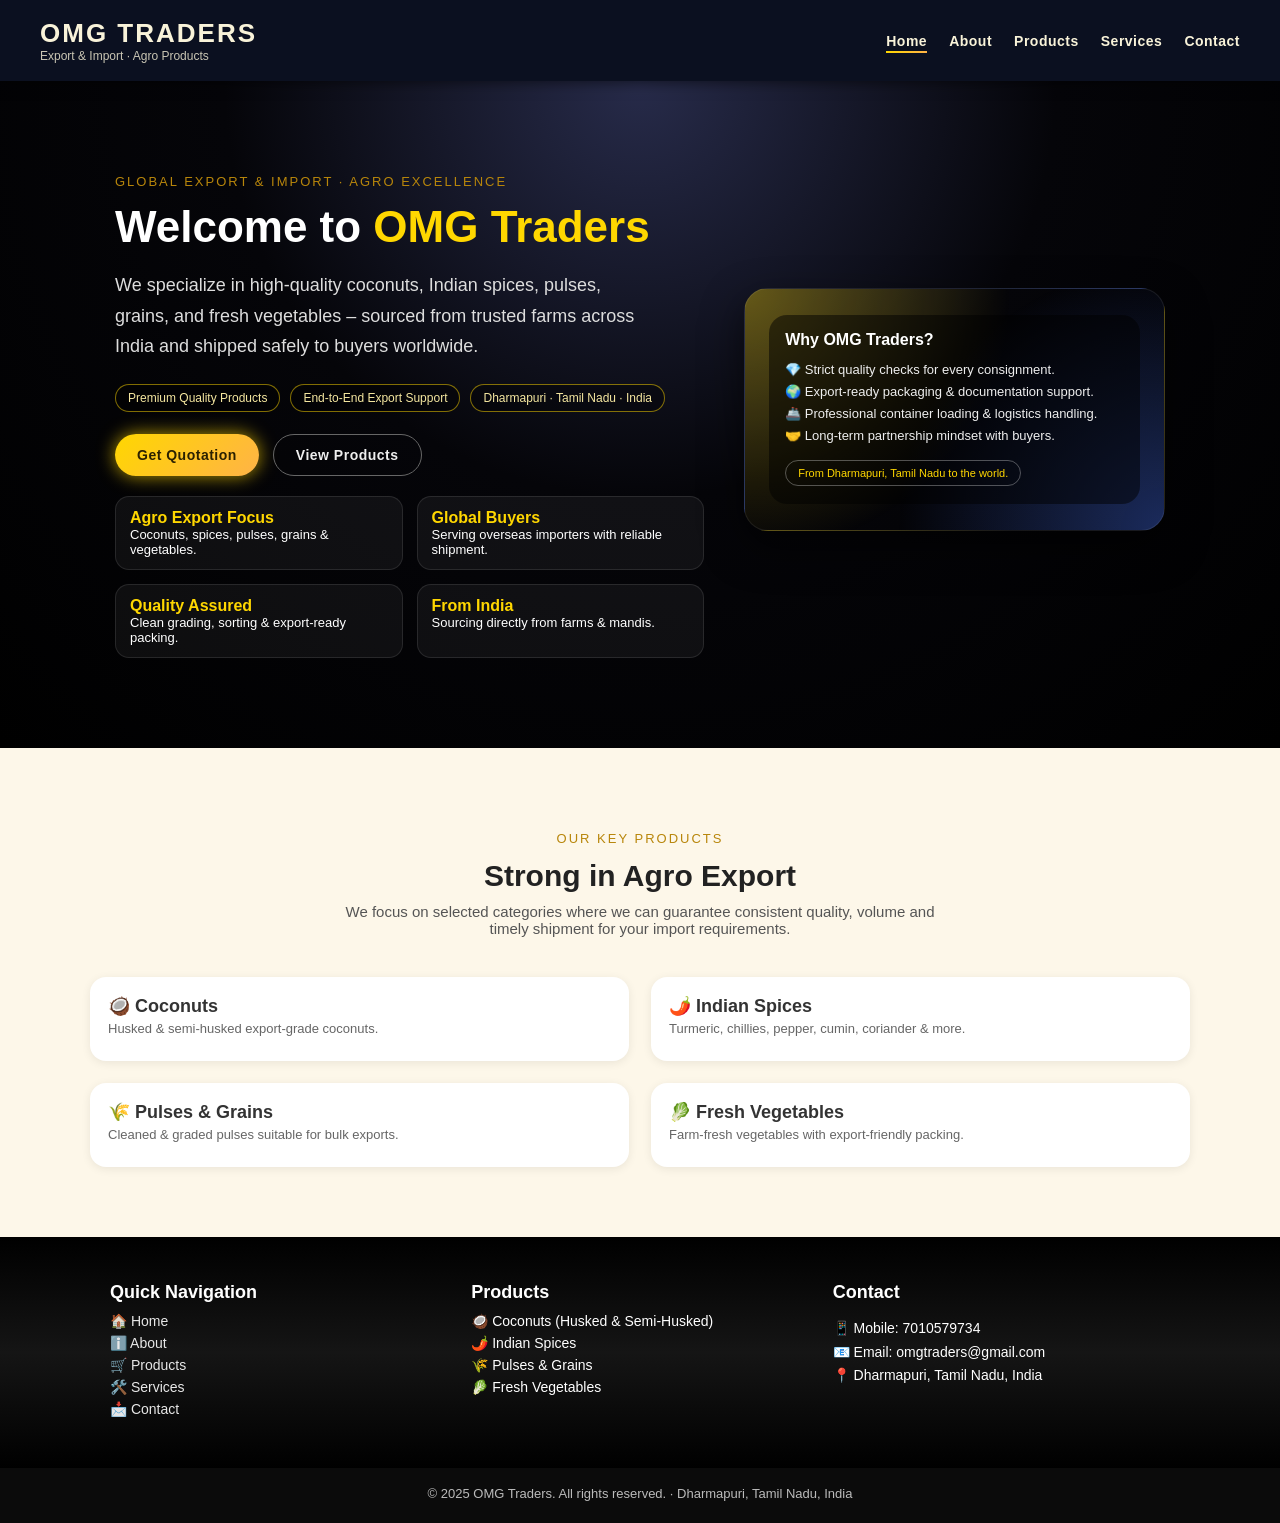
<file: index.html>
<!DOCTYPE html>
<html lang="en">
<head>
  <meta charset="UTF-8" />
  <meta name="viewport" content="width=device-width, initial-scale=1.0" />
  <title>OMG Traders - Export & Import</title>
  <link rel="stylesheet" href="style.css" />
</head>
<body data-page="home">
  <header>
    <div>
      <div class="logo-text">OMG TRADERS</div>
      <div class="logo-tagline">Export &amp; Import · Agro Products</div>
    </div>
    <nav>
      <ul>
        <li><a href="index.html" data-page="home">Home</a></li>
        <li><a href="about.html" data-page="about">About</a></li>
        <li><a href="products.html" data-page="products">Products</a></li>
        <li><a href="services.html" data-page="services">Services</a></li>
        <li><a href="contact.html" data-page="contact">Contact</a></li>
      </ul>
    </nav>
  </header>

  <main>
    <section class="hero">
      <div class="hero-inner">
        <div class="fade-in-up">
          <p class="section-kicker">Global Export &amp; Import · Agro Excellence</p>
          <h1 class="hero-title">
            Welcome to <span>OMG Traders</span>
          </h1>
          <p class="hero-subtitle">
            We specialize in high‑quality coconuts, Indian spices, pulses, grains,
            and fresh vegetables – sourced from trusted farms across India and shipped
            safely to buyers worldwide.
          </p>

          <div class="hero-badges">
            <span class="badge">Premium Quality Products</span>
            <span class="badge">End‑to‑End Export Support</span>
            <span class="badge">Dharmapuri · Tamil Nadu · India</span>
          </div>

          <div class="hero-actions">
            <button class="btn-primary" onclick="location.href='contact.html'">
              Get Quotation
            </button>
            <button class="btn-outline" onclick="location.href='products.html'">
              View Products
            </button>
          </div>

          <div class="hero-stats">
            <div class="stat-card">
              <strong>Agro Export Focus</strong>
              Coconuts, spices, pulses, grains &amp; vegetables.
            </div>
            <div class="stat-card">
              <strong>Global Buyers</strong>
              Serving overseas importers with reliable shipment.
            </div>
            <div class="stat-card">
              <strong>Quality Assured</strong>
              Clean grading, sorting &amp; export‑ready packing.
            </div>
            <div class="stat-card">
              <strong>From India</strong>
              Sourcing directly from farms &amp; mandis.
            </div>
          </div>
        </div>

        <div class="hero-highlight fade-in-up">
          <div class="hero-highlight-inner">
            <h3 class="hero-highlight-title">Why OMG Traders?</h3>
            <ul class="hero-highlight-list">
              <li>💎 Strict quality checks for every consignment.</li>
              <li>🌍 Export‑ready packaging &amp; documentation support.</li>
              <li>🚢 Professional container loading &amp; logistics handling.</li>
              <li>🤝 Long‑term partnership mindset with buyers.</li>
            </ul>
            <span class="hero-highlight-badge">
              From Dharmapuri, Tamil Nadu to the world.
            </span>
          </div>
        </div>
      </div>
    </section>

    <section class="section section-alt">
      <div class="section-inner">
        <div class="section-header fade-in-up">
          <p class="section-kicker">Our Key Products</p>
          <h2 class="section-title">Strong in Agro Export</h2>
          <p class="section-subtitle">
            We focus on selected categories where we can guarantee consistent quality,
            volume and timely shipment for your import requirements.
          </p>
        </div>

        <div class="product-list">
          <div class="product-card fade-in-up">
            <div class="product-card-header">
              <div>
                <h3 class="product-card-title">🥥 Coconuts</h3>
                <p class="product-card-sub">
                  Husked &amp; semi‑husked export‑grade coconuts.
                </p>
              </div>
            </div>
          </div>

          <div class="product-card fade-in-up">
            <div class="product-card-header">
              <div>
                <h3 class="product-card-title">🌶️ Indian Spices</h3>
                <p class="product-card-sub">
                  Turmeric, chillies, pepper, cumin, coriander &amp; more.
                </p>
              </div>
            </div>
          </div>

          <div class="product-card fade-in-up">
            <div class="product-card-header">
              <div>
                <h3 class="product-card-title">🌾 Pulses &amp; Grains</h3>
                <p class="product-card-sub">
                  Cleaned &amp; graded pulses suitable for bulk exports.
                </p>
              </div>
            </div>
          </div>

          <div class="product-card fade-in-up">
            <div class="product-card-header">
              <div>
                <h3 class="product-card-title">🥬 Fresh Vegetables</h3>
                <p class="product-card-sub">
                  Farm‑fresh vegetables with export‑friendly packing.
                </p>
              </div>
            </div>
          </div>
        </div>
      </div>
    </section>

    <section class="info-strip fade-in-up">
      <div class="info-strip-inner">
        <div class="info-col">
          <h3>Quick Navigation</h3>
          <ul>
            <li><a href="index.html">🏠 Home</a></li>
            <li><a href="about.html">ℹ️ About</a></li>
            <li><a href="products.html">🛒 Products</a></li>
            <li><a href="services.html">🛠️ Services</a></li>
            <li><a href="contact.html">📩 Contact</a></li>
          </ul>
        </div>
        <div class="info-col">
          <h3>Products</h3>
          <ul>
            <li>🥥 Coconuts (Husked &amp; Semi‑Husked)</li>
            <li>🌶️ Indian Spices</li>
            <li>🌾 Pulses &amp; Grains</li>
            <li>🥬 Fresh Vegetables</li>
          </ul>
        </div>
        <div class="info-col">
          <h3>Contact</h3>
          <p>
            📱 Mobile: 7010579734<br />
            📧 Email: omgtraders@gmail.com<br />
            📍 Dharmapuri, Tamil Nadu, India
          </p>
        </div>
      </div>
    </section>
  </main>

  <footer>
    © 2025 OMG Traders. All rights reserved. · Dharmapuri, Tamil Nadu, India
  </footer>
  <script src="script.js"></script>
</body>
</html>
</file>
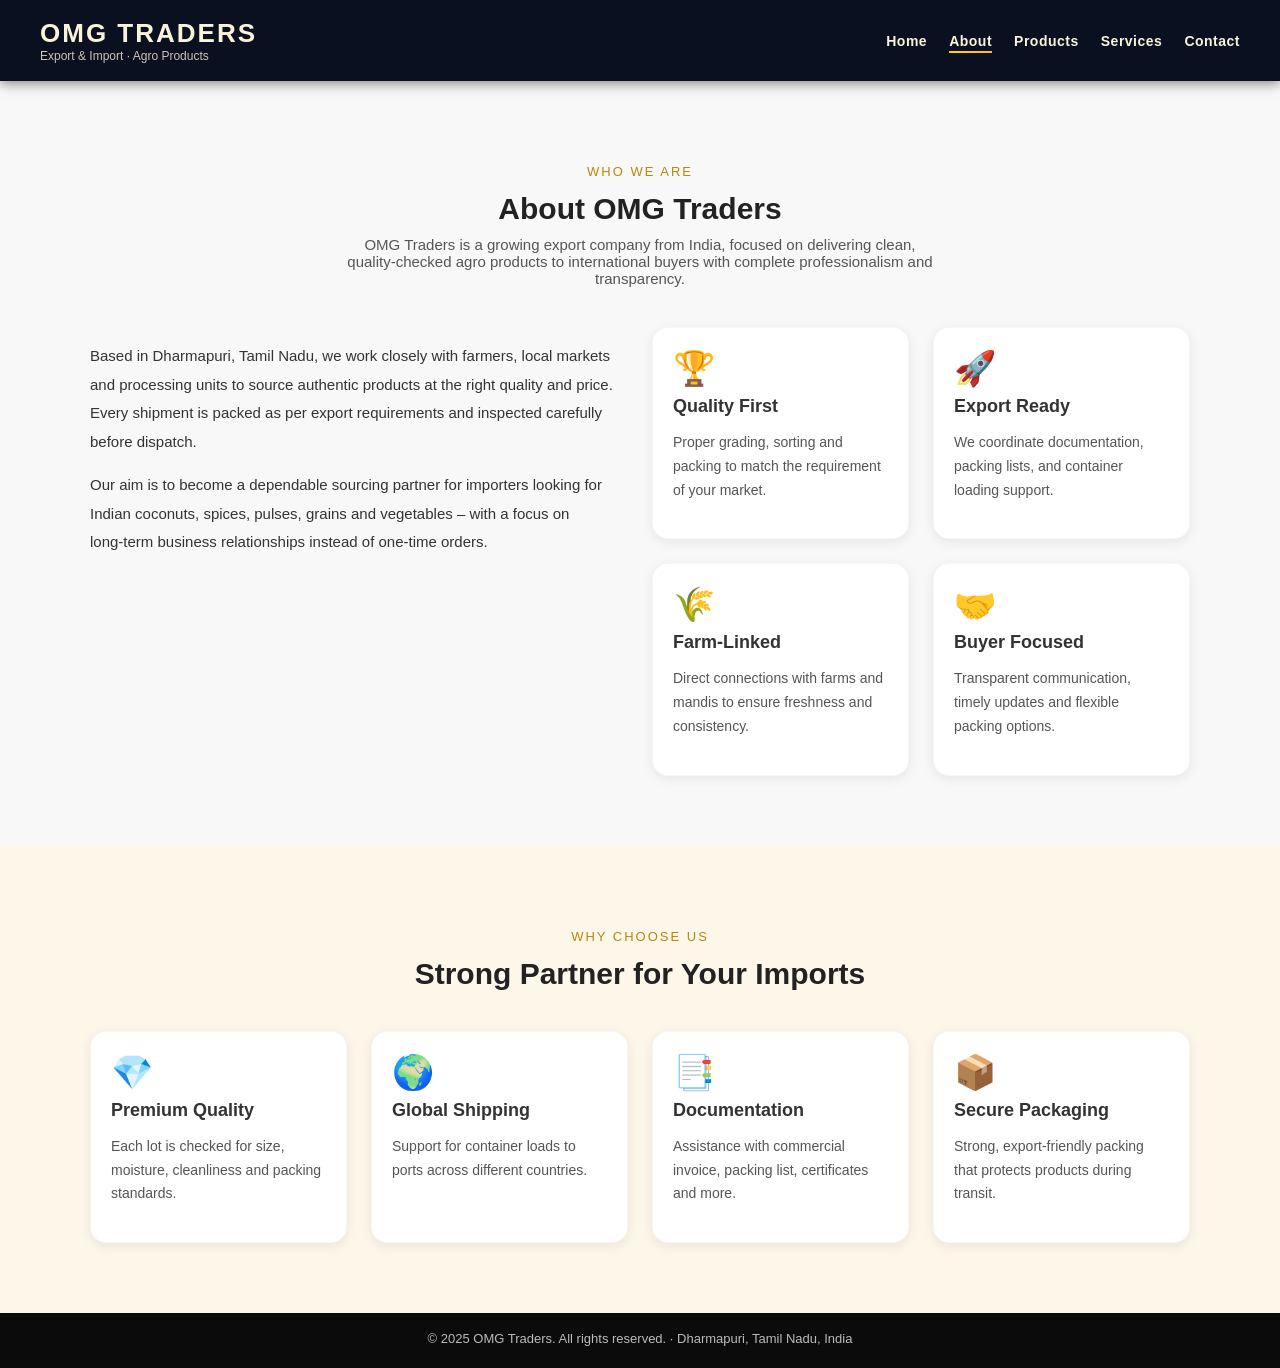
<file: about.html>
<!DOCTYPE html>
<html lang="en">
<head>
  <meta charset="UTF-8" />
  <meta name="viewport" content="width=device-width, initial-scale=1.0" />
  <title>OMG Traders - Export & Import</title>
  <link rel="stylesheet" href="style.css" />
</head>
<body data-page="about">
  <header>
    <div>
      <div class="logo-text">OMG TRADERS</div>
      <div class="logo-tagline">Export &amp; Import · Agro Products</div>
    </div>
    <nav>
      <ul>
        <li><a href="index.html" data-page="home">Home</a></li>
        <li><a href="about.html" data-page="about">About</a></li>
        <li><a href="products.html" data-page="products">Products</a></li>
        <li><a href="services.html" data-page="services">Services</a></li>
        <li><a href="contact.html" data-page="contact">Contact</a></li>
      </ul>
    </nav>
  </header>

  <main>
    <section class="section">
      <div class="section-inner">
        <div class="section-header fade-in-up">
          <p class="section-kicker">Who We Are</p>
          <h1 class="section-title">About OMG Traders</h1>
          <p class="section-subtitle">
            OMG Traders is a growing export company from India, focused on delivering
            clean, quality‑checked agro products to international buyers with complete
            professionalism and transparency.
          </p>
        </div>

        <div class="grid-2">
          <div class="fade-in-up">
            <p style="font-size:15px; line-height:1.9;">
              Based in Dharmapuri, Tamil Nadu, we work closely with farmers, local
              markets and processing units to source authentic products at the right quality
              and price. Every shipment is packed as per export requirements and inspected
              carefully before dispatch.
            </p>
            <p style="font-size:15px; line-height:1.9;">
              Our aim is to become a dependable sourcing partner for importers looking for
              Indian coconuts, spices, pulses, grains and vegetables – with a focus on long‑term
              business relationships instead of one‑time orders.
            </p>
          </div>

          <div class="grid-2 fade-in-up">
            <div class="card">
              <div class="card-icon">🏆</div>
              <h3 class="card-title">Quality First</h3>
              <p class="card-body">
                Proper grading, sorting and packing to match the requirement of your market.
              </p>
            </div>
            <div class="card">
              <div class="card-icon">🚀</div>
              <h3 class="card-title">Export Ready</h3>
              <p class="card-body">
                We coordinate documentation, packing lists, and container loading support.
              </p>
            </div>
            <div class="card">
              <div class="card-icon">🌾</div>
              <h3 class="card-title">Farm‑Linked</h3>
              <p class="card-body">
                Direct connections with farms and mandis to ensure freshness and consistency.
              </p>
            </div>
            <div class="card">
              <div class="card-icon">🤝</div>
              <h3 class="card-title">Buyer Focused</h3>
              <p class="card-body">
                Transparent communication, timely updates and flexible packing options.
              </p>
            </div>
          </div>
        </div>
      </div>
    </section>

    <section class="section section-alt">
      <div class="section-inner">
        <div class="section-header fade-in-up">
          <p class="section-kicker">Why Choose Us</p>
          <h2 class="section-title">Strong Partner for Your Imports</h2>
        </div>

        <div class="grid-4">
          <div class="card fade-in-up">
            <div class="card-icon">💎</div>
            <h3 class="card-title">Premium Quality</h3>
            <p class="card-body">
              Each lot is checked for size, moisture, cleanliness and packing standards.
            </p>
          </div>
          <div class="card fade-in-up">
            <div class="card-icon">🌍</div>
            <h3 class="card-title">Global Shipping</h3>
            <p class="card-body">
              Support for container loads to ports across different countries.
            </p>
          </div>
          <div class="card fade-in-up">
            <div class="card-icon">📑</div>
            <h3 class="card-title">Documentation</h3>
            <p class="card-body">
              Assistance with commercial invoice, packing list, certificates and more.
            </p>
          </div>
          <div class="card fade-in-up">
            <div class="card-icon">📦</div>
            <h3 class="card-title">Secure Packaging</h3>
            <p class="card-body">
              Strong, export‑friendly packing that protects products during transit.
            </p>
          </div>
        </div>
      </div>
    </section>
  </main>

  <footer>
    © 2025 OMG Traders. All rights reserved. · Dharmapuri, Tamil Nadu, India
  </footer>
  <script src="script.js"></script>
</body>
</html>
</file>
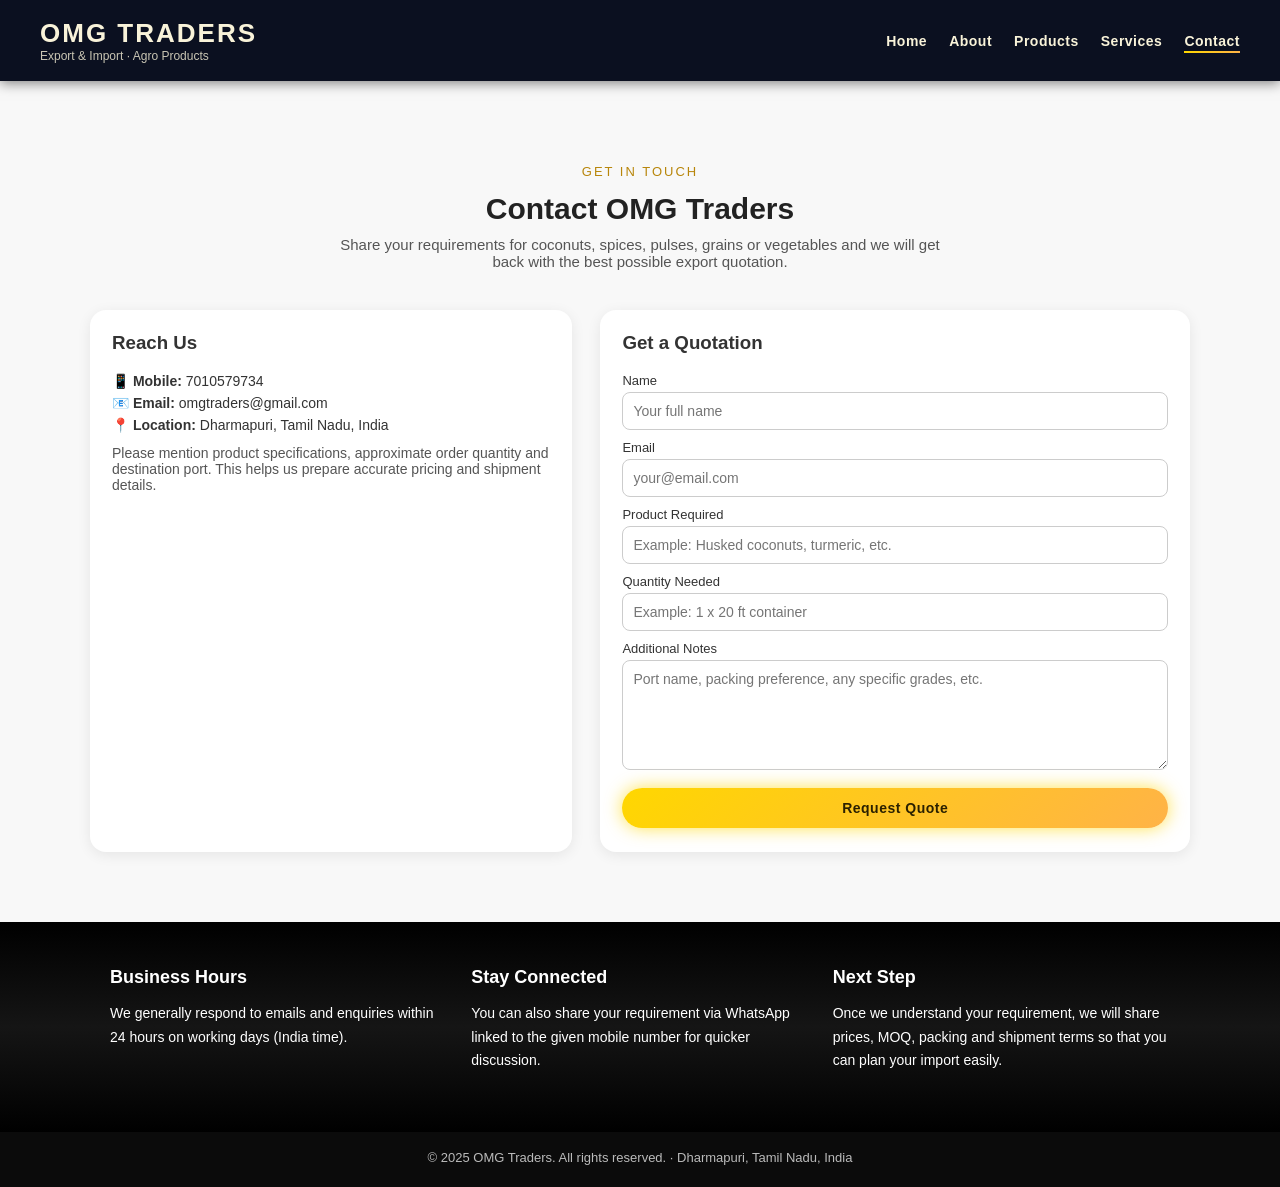
<file: contact.html>
<!DOCTYPE html>
<html lang="en">
<head>
  <meta charset="UTF-8" />
  <meta name="viewport" content="width=device-width, initial-scale=1.0" />
  <title>OMG Traders - Export & Import</title>
  <link rel="stylesheet" href="style.css" />
</head>
<body data-page="contact">
  <header>
    <div>
      <div class="logo-text">OMG TRADERS</div>
      <div class="logo-tagline">Export &amp; Import · Agro Products</div>
    </div>
    <nav>
      <ul>
        <li><a href="index.html" data-page="home">Home</a></li>
        <li><a href="about.html" data-page="about">About</a></li>
        <li><a href="products.html" data-page="products">Products</a></li>
        <li><a href="services.html" data-page="services">Services</a></li>
        <li><a href="contact.html" data-page="contact">Contact</a></li>
      </ul>
    </nav>
  </header>

  <main>
    <section class="section">
      <div class="section-inner">
        <div class="section-header fade-in-up">
          <p class="section-kicker">Get in Touch</p>
          <h1 class="section-title">Contact OMG Traders</h1>
          <p class="section-subtitle">
            Share your requirements for coconuts, spices, pulses, grains or vegetables and we
            will get back with the best possible export quotation.
          </p>
        </div>

        <div class="contact-layout">
          <div class="contact-card fade-in-up">
            <h3>Reach Us</h3>
            <div class="contact-details">
              <p>📱 <strong>Mobile:</strong> 7010579734</p>
              <p>📧 <strong>Email:</strong> omgtraders@gmail.com</p>
              <p>📍 <strong>Location:</strong> Dharmapuri, Tamil Nadu, India</p>
            </div>
            <p style="margin-top:12px; font-size:14px; color:#555;">
              Please mention product specifications, approximate order quantity and destination port.
              This helps us prepare accurate pricing and shipment details.
            </p>
          </div>

          <div class="contact-card fade-in-up">
            <h3>Get a Quotation</h3>
            <form class="contact-form">
              <label for="name">Name</label>
              <input id="name" type="text" placeholder="Your full name" />

              <label for="email">Email</label>
              <input id="email" type="email" placeholder="your@email.com" />

              <label for="product">Product Required</label>
              <input id="product" type="text" placeholder="Example: Husked coconuts, turmeric, etc." />

              <label for="quantity">Quantity Needed</label>
              <input id="quantity" type="text" placeholder="Example: 1 x 20 ft container" />

              <label for="notes">Additional Notes</label>
              <textarea id="notes" placeholder="Port name, packing preference, any specific grades, etc."></textarea>

              <button type="submit" class="btn-primary">
                Request Quote
              </button>
            </form>
          </div>
        </div>
      </div>
    </section>

    <section class="info-strip fade-in-up">
      <div class="info-strip-inner">
        <div class="info-col">
          <h3>Business Hours</h3>
          <p>
            We generally respond to emails and enquiries within 24 hours
            on working days (India time).
          </p>
        </div>
        <div class="info-col">
          <h3>Stay Connected</h3>
          <p>
            You can also share your requirement via WhatsApp linked to the
            given mobile number for quicker discussion.
          </p>
        </div>
        <div class="info-col">
          <h3>Next Step</h3>
          <p>
            Once we understand your requirement, we will share prices, MOQ,
            packing and shipment terms so that you can plan your import easily.
          </p>
        </div>
      </div>
    </section>
  </main>

  <footer>
    © 2025 OMG Traders. All rights reserved. · Dharmapuri, Tamil Nadu, India
  </footer>
  <script src="script.js"></script>
</body>
</html>
</file>
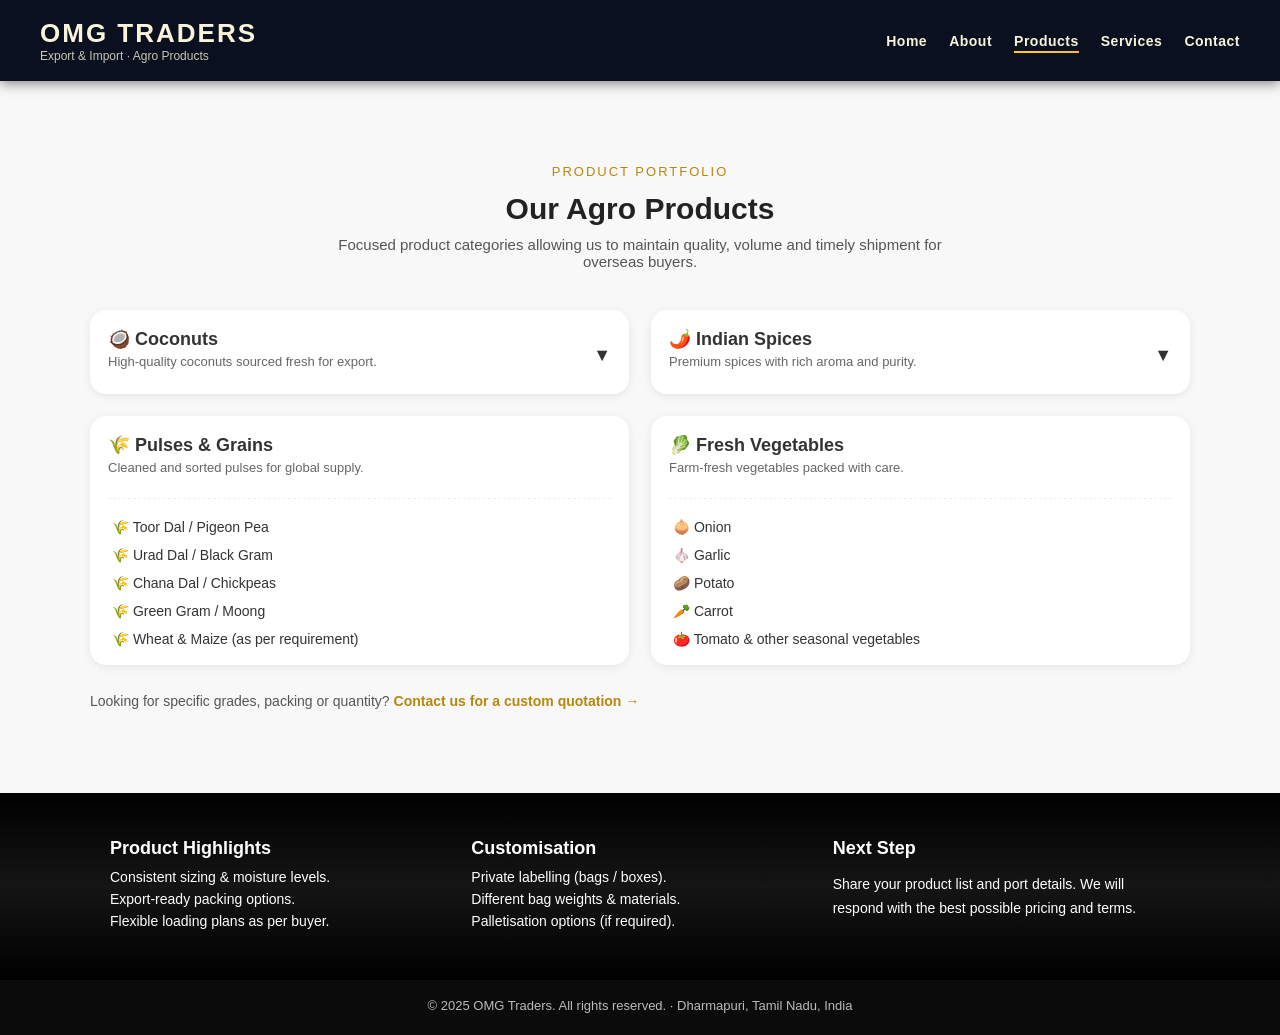
<file: products.html>
<!DOCTYPE html>
<html lang="en">
<head>
  <meta charset="UTF-8" />
  <meta name="viewport" content="width=device-width, initial-scale=1.0" />
  <title>OMG Traders - Export & Import</title>
  <link rel="stylesheet" href="style.css" />
</head>
<body data-page="products">
  <header>
    <div>
      <div class="logo-text">OMG TRADERS</div>
      <div class="logo-tagline">Export &amp; Import · Agro Products</div>
    </div>
    <nav>
      <ul>
        <li><a href="index.html" data-page="home">Home</a></li>
        <li><a href="about.html" data-page="about">About</a></li>
        <li><a href="products.html" data-page="products">Products</a></li>
        <li><a href="services.html" data-page="services">Services</a></li>
        <li><a href="contact.html" data-page="contact">Contact</a></li>
      </ul>
    </nav>
  </header>

  <main>
    <section class="section">
      <div class="section-inner">
        <div class="section-header fade-in-up">
          <p class="section-kicker">Product Portfolio</p>
          <h1 class="section-title">Our Agro Products</h1>
          <p class="section-subtitle">
            Focused product categories allowing us to maintain quality, volume and
            timely shipment for overseas buyers.
          </p>
        </div>

        <div class="product-list">
          <div class="product-card fade-in-up" data-toggle="product" data-target="coconutDropdown">
            <div class="product-card-header">
              <div>
                <h3 class="product-card-title">🥥 Coconuts</h3>
                <p class="product-card-sub">
                  High‑quality coconuts sourced fresh for export.
                </p>
              </div>
              <div class="product-chevron">▼</div>
            </div>
            <div class="product-dropdown" id="coconutDropdown">
              <ul>
                <li>🥥 Husked Coconuts</li>
                <li>🥥 Semi‑Husked Coconuts</li>
                <li>🥥 Large Size</li>
                <li>🥥 Medium Size</li>
                <li>🥥 Small Size</li>
              </ul>
            </div>
          </div>

          <div class="product-card fade-in-up" data-toggle="product" data-target="spiceDropdown">
            <div class="product-card-header">
              <div>
                <h3 class="product-card-title">🌶️ Indian Spices</h3>
                <p class="product-card-sub">
                  Premium spices with rich aroma and purity.
                </p>
              </div>
              <div class="product-chevron">▼</div>
            </div>
            <div class="product-dropdown" id="spiceDropdown">
              <ul>
                <li>🌿 Turmeric Fingers</li>
                <li>🌶️ Red Chilli (Byadgi, S17, Teja, Guntur)</li>
                <li>⚫ Black Pepper</li>
                <li>⚪ White Pepper</li>
                <li>🌱 Cumin Seeds (Jeera)</li>
                <li>🌿 Coriander Seeds (Dhania)</li>
                <li>🌿 Fennel Seeds (Saunf)</li>
                <li>🌱 Fenugreek Seeds (Methi)</li>
                <li>⚫ Mustard Seeds (Yellow / Black / Brown)</li>
              </ul>
            </div>
          </div>

          <div class="product-card fade-in-up">
            <div class="product-card-header">
              <div>
                <h3 class="product-card-title">🌾 Pulses &amp; Grains</h3>
                <p class="product-card-sub">
                  Cleaned and sorted pulses for global supply.
                </p>
              </div>
            </div>
            <div class="product-dropdown open">
              <ul>
                <li>🌾 Toor Dal / Pigeon Pea</li>
                <li>🌾 Urad Dal / Black Gram</li>
                <li>🌾 Chana Dal / Chickpeas</li>
                <li>🌾 Green Gram / Moong</li>
                <li>🌾 Wheat &amp; Maize (as per requirement)</li>
              </ul>
            </div>
          </div>

          <div class="product-card fade-in-up">
            <div class="product-card-header">
              <div>
                <h3 class="product-card-title">🥬 Fresh Vegetables</h3>
                <p class="product-card-sub">
                  Farm‑fresh vegetables packed with care.
                </p>
              </div>
            </div>
            <div class="product-dropdown open">
              <ul>
                <li>🧅 Onion</li>
                <li>🧄 Garlic</li>
                <li>🥔 Potato</li>
                <li>🥕 Carrot</li>
                <li>🍅 Tomato &amp; other seasonal vegetables</li>
              </ul>
            </div>
          </div>
        </div>

        <p style="margin-top:28px; font-size:14px; color:#555;" class="fade-in-up">
          Looking for specific grades, packing or quantity?  
          <a href="contact.html" style="color:#b8860b; font-weight:600;">Contact us for a custom quotation →</a>
        </p>
      </div>
    </section>

    <section class="info-strip fade-in-up">
      <div class="info-strip-inner">
        <div class="info-col">
          <h3>Product Highlights</h3>
          <ul>
            <li>Consistent sizing &amp; moisture levels.</li>
            <li>Export‑ready packing options.</li>
            <li>Flexible loading plans as per buyer.</li>
          </ul>
        </div>
        <div class="info-col">
          <h3>Customisation</h3>
          <ul>
            <li>Private labelling (bags / boxes).</li>
            <li>Different bag weights &amp; materials.</li>
            <li>Palletisation options (if required).</li>
          </ul>
        </div>
        <div class="info-col">
          <h3>Next Step</h3>
          <p>
            Share your product list and port details.  
            We will respond with the best possible pricing and terms.
          </p>
        </div>
      </div>
    </section>
  </main>

  <footer>
    © 2025 OMG Traders. All rights reserved. · Dharmapuri, Tamil Nadu, India
  </footer>
  <script src="script.js"></script>
</body>
</html>
</file>
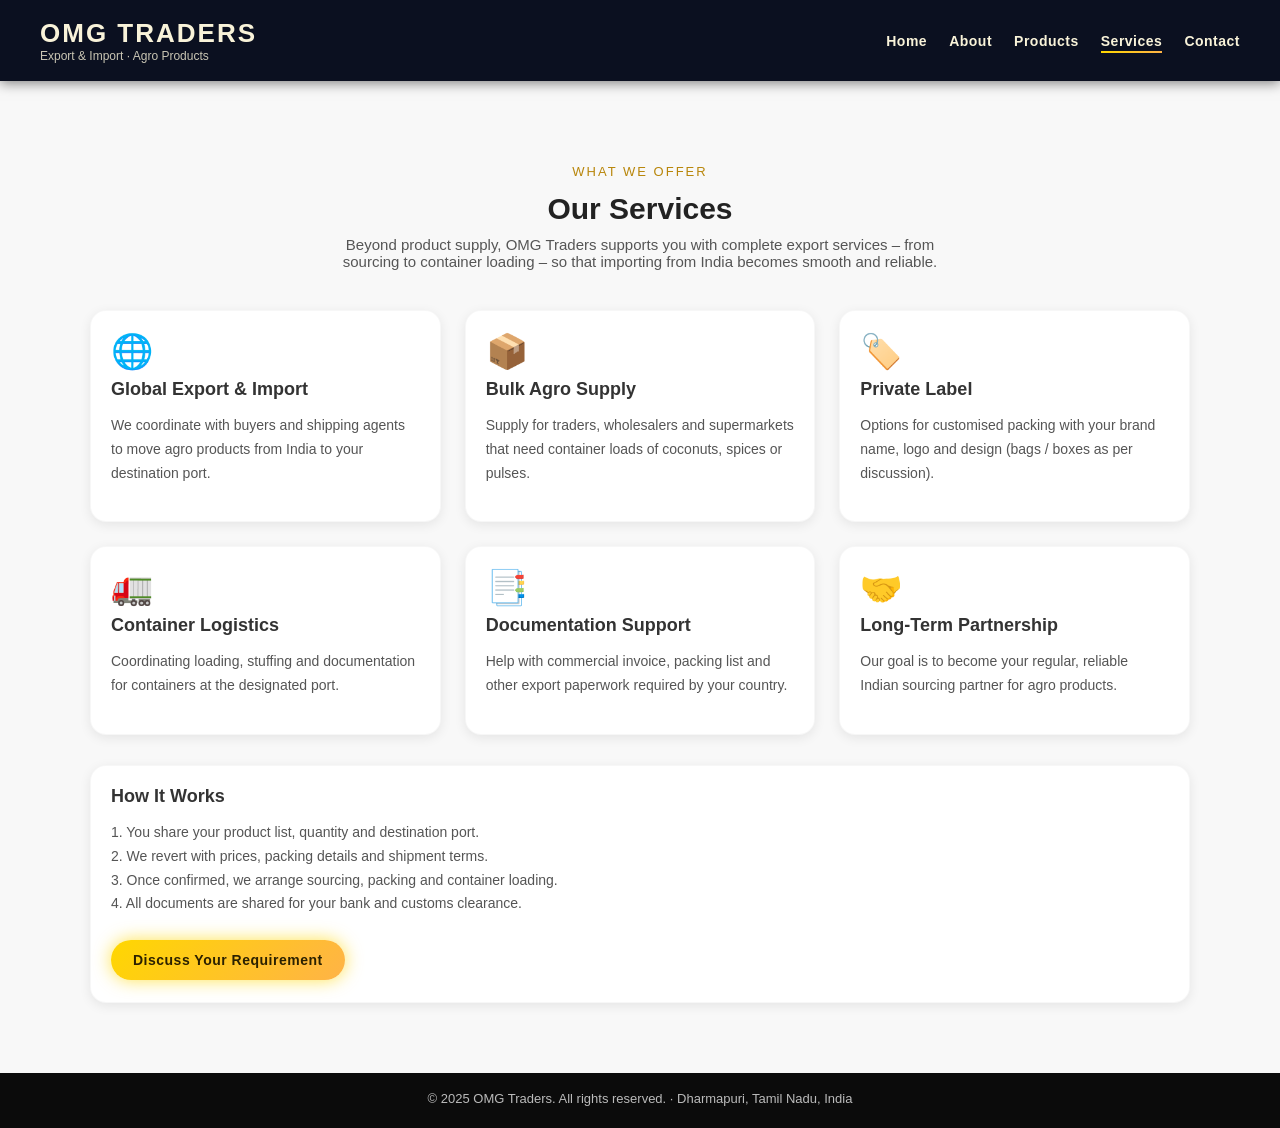
<file: services.html>
<!DOCTYPE html>
<html lang="en">
<head>
  <meta charset="UTF-8" />
  <meta name="viewport" content="width=device-width, initial-scale=1.0" />
  <title>OMG Traders - Export & Import</title>
  <link rel="stylesheet" href="style.css" />
</head>
<body data-page="services">
  <header>
    <div>
      <div class="logo-text">OMG TRADERS</div>
      <div class="logo-tagline">Export &amp; Import · Agro Products</div>
    </div>
    <nav>
      <ul>
        <li><a href="index.html" data-page="home">Home</a></li>
        <li><a href="about.html" data-page="about">About</a></li>
        <li><a href="products.html" data-page="products">Products</a></li>
        <li><a href="services.html" data-page="services">Services</a></li>
        <li><a href="contact.html" data-page="contact">Contact</a></li>
      </ul>
    </nav>
  </header>

  <main>
    <section class="section">
      <div class="section-inner">
        <div class="section-header fade-in-up">
          <p class="section-kicker">What We Offer</p>
          <h1 class="section-title">Our Services</h1>
          <p class="section-subtitle">
            Beyond product supply, OMG Traders supports you with complete export
            services – from sourcing to container loading – so that importing from India
            becomes smooth and reliable.
          </p>
        </div>

        <div class="grid-3">
          <div class="card fade-in-up">
            <div class="card-icon">🌐</div>
            <h3 class="card-title">Global Export &amp; Import</h3>
            <p class="card-body">
              We coordinate with buyers and shipping agents to move agro products
              from India to your destination port.
            </p>
          </div>
          <div class="card fade-in-up">
            <div class="card-icon">📦</div>
            <h3 class="card-title">Bulk Agro Supply</h3>
            <p class="card-body">
              Supply for traders, wholesalers and supermarkets that need container
              loads of coconuts, spices or pulses.
            </p>
          </div>
          <div class="card fade-in-up">
            <div class="card-icon">🏷️</div>
            <h3 class="card-title">Private Label</h3>
            <p class="card-body">
              Options for customised packing with your brand name, logo and design
              (bags / boxes as per discussion).
            </p>
          </div>
          <div class="card fade-in-up">
            <div class="card-icon">🚛</div>
            <h3 class="card-title">Container Logistics</h3>
            <p class="card-body">
              Coordinating loading, stuffing and documentation for containers at the
              designated port.
            </p>
          </div>
          <div class="card fade-in-up">
            <div class="card-icon">📑</div>
            <h3 class="card-title">Documentation Support</h3>
            <p class="card-body">
              Help with commercial invoice, packing list and other export paperwork
              required by your country.
            </p>
          </div>
          <div class="card fade-in-up">
            <div class="card-icon">🤝</div>
            <h3 class="card-title">Long‑Term Partnership</h3>
            <p class="card-body">
              Our goal is to become your regular, reliable Indian sourcing partner
              for agro products.
            </p>
          </div>
        </div>

        <div class="card fade-in-up" style="margin-top:30px;">
          <h3 class="card-title">How It Works</h3>
          <p class="card-body">
            1. You share your product list, quantity and destination port.<br />
            2. We revert with prices, packing details and shipment terms.<br />
            3. Once confirmed, we arrange sourcing, packing and container loading.<br />
            4. All documents are shared for your bank and customs clearance.
          </p>
          <button class="btn-primary" onclick="location.href='contact.html'" style="margin-top:10px;">
            Discuss Your Requirement
          </button>
        </div>
      </div>
    </section>
  </main>

  <footer>
    © 2025 OMG Traders. All rights reserved. · Dharmapuri, Tamil Nadu, India
  </footer>
  <script src="script.js"></script>
</body>
</html>
</file>
<file: style.css>
*,
*::before,
*::after {
  box-sizing: border-box;
}

body {
  margin: 0;
  font-family: Arial, sans-serif;
  background: #f8f8f8;
  color: #333;
}

a {
  color: inherit;
  text-decoration: none;
}

header {
  background: #0b1020;
  color: #f9f3d9;
  padding: 18px 40px;
  display: flex;
  align-items: center;
  justify-content: space-between;
  position: sticky;
  top: 0;
  z-index: 100;
  box-shadow: 0 2px 12px rgba(0, 0, 0, 0.5);
}

.logo-text {
  font-size: 26px;
  font-weight: 800;
  letter-spacing: 2px;
  text-transform: uppercase;
}

.logo-tagline {
  font-size: 12px;
  opacity: 0.8;
}

nav ul {
  list-style: none;
  display: flex;
  gap: 22px;
  margin: 0;
  padding: 0;
}

nav a {
  font-weight: 600;
  font-size: 14px;
  letter-spacing: 0.5px;
  position: relative;
  padding-bottom: 4px;
}

nav a::after {
  content: "";
  position: absolute;
  left: 0;
  bottom: 0;
  height: 2px;
  width: 0;
  background: linear-gradient(90deg, #ffd700, #ffb347);
  transition: width 0.3s ease;
}

nav a:hover::after,
nav a.active::after {
  width: 100%;
}

.hero {
  background: radial-gradient(circle at top, #272b4a 0, #050509 45%, #000000 100%);
  color: #fff;
  min-height: 420px;
  padding: 80px 20px 90px;
  display: flex;
  align-items: center;
  justify-content: center;
}

.hero-inner {
  max-width: 1050px;
  display: grid;
  grid-template-columns: minmax(0, 1.4fr) minmax(0, 1fr);
  gap: 40px;
  align-items: center;
}

.hero-title {
  font-size: 44px;
  margin: 0 0 10px;
}

.hero-title span {
  color: #ffd700;
}

.hero-subtitle {
  font-size: 18px;
  max-width: 520px;
  line-height: 1.7;
  color: #ddd;
}

.hero-badges {
  display: flex;
  flex-wrap: wrap;
  gap: 10px;
  margin: 22px 0;
}

.badge {
  padding: 6px 12px;
  border-radius: 999px;
  border: 1px solid rgba(255, 215, 0, 0.5);
  font-size: 12px;
  color: #f5e7a0;
  background: rgba(0, 0, 0, 0.3);
}

.hero-actions {
  display: flex;
  gap: 14px;
  flex-wrap: wrap;
  margin-top: 16px;
}

.btn-primary,
.btn-outline {
  padding: 12px 22px;
  border-radius: 999px;
  border: none;
  cursor: pointer;
  font-size: 14px;
  font-weight: 600;
  letter-spacing: 0.5px;
  transition: transform 0.25s ease, box-shadow 0.25s ease, background 0.25s ease,
    color 0.25s ease;
}

.btn-primary {
  background: linear-gradient(135deg, #ffd700, #ffb347);
  color: #2b2100;
  box-shadow: 0 0 18px rgba(255, 215, 0, 0.7);
}

.btn-primary:hover {
  transform: translateY(-2px) scale(1.03);
  box-shadow: 0 0 30px rgba(255, 215, 0, 1);
}

.btn-outline {
  background: transparent;
  border: 1px solid #666;
  color: #eee;
}

.btn-outline:hover {
  background: rgba(255, 255, 255, 0.08);
}

.hero-stats {
  display: grid;
  grid-template-columns: repeat(2, minmax(0, 1fr));
  gap: 14px;
  margin-top: 20px;
}

.stat-card {
  background: rgba(255, 255, 255, 0.05);
  border-radius: 14px;
  padding: 12px 14px;
  border: 1px solid rgba(255, 255, 255, 0.1);
  font-size: 13px;
}

.stat-card strong {
  display: block;
  font-size: 16px;
  color: #ffd700;
}

.hero-highlight {
  position: relative;
  border-radius: 24px;
  padding: 26px 24px;
  background: radial-gradient(circle at top left, rgba(255, 215, 0, 0.35), transparent 55%),
    radial-gradient(circle at bottom right, rgba(65, 105, 225, 0.4), transparent 55%);
  border: 1px solid rgba(255, 255, 255, 0.08);
  box-shadow: 0 16px 40px rgba(0, 0, 0, 0.6);
}

.hero-highlight-inner {
  background: rgba(0, 0, 0, 0.5);
  border-radius: 18px;
  padding: 16px 16px 18px;
}

.hero-highlight-title {
  font-size: 16px;
  margin: 0 0 10px;
}

.hero-highlight-list {
  list-style: none;
  margin: 0;
  padding: 0;
  font-size: 13px;
  color: #eee;
  line-height: 1.7;
}

.hero-highlight-badge {
  display: inline-block;
  margin-top: 12px;
  padding: 6px 12px;
  border-radius: 999px;
  border: 1px solid rgba(255, 255, 255, 0.3);
  font-size: 11px;
  color: #ffd700;
}

/* Sections */

.section {
  padding: 70px 20px;
}

.section-alt {
  background: #fdf7e9;
}

.section-inner {
  max-width: 1100px;
  margin: 0 auto;
}

.section-header {
  text-align: center;
  margin-bottom: 40px;
}

.section-kicker {
  font-size: 13px;
  letter-spacing: 2px;
  text-transform: uppercase;
  color: #b8860b;
}

.section-title {
  font-size: 30px;
  margin: 6px 0 10px;
  color: #222;
}

.section-subtitle {
  max-width: 620px;
  margin: 0 auto;
  color: #555;
  font-size: 15px;
}

/* Cards & grids */

.grid-2,
.grid-3,
.grid-4 {
  display: grid;
  gap: 24px;
}

.grid-2 {
  grid-template-columns: repeat(2, minmax(0, 1fr));
}

.grid-3 {
  grid-template-columns: repeat(3, minmax(0, 1fr));
}

.grid-4 {
  grid-template-columns: repeat(4, minmax(0, 1fr));
}

.card {
  background: #ffffff;
  border-radius: 16px;
  padding: 20px 20px 22px;
  box-shadow: 0 3px 12px rgba(0, 0, 0, 0.08);
  transition: transform 0.25s ease, box-shadow 0.25s ease, border-color 0.25s ease;
  border: 1px solid rgba(0, 0, 0, 0.03);
}

.card:hover {
  transform: translateY(-8px);
  box-shadow: 0 10px 26px rgba(0, 0, 0, 0.16);
  border-color: rgba(184, 134, 11, 0.4);
}

.card-icon {
  font-size: 34px;
  margin-bottom: 8px;
}

.card-title {
  font-size: 18px;
  margin: 0 0 6px;
  color: #333;
}

.card-body {
  font-size: 14px;
  color: #555;
  line-height: 1.7;
}

/* Product list & dropdowns */

.product-list {
  display: grid;
  grid-template-columns: repeat(2, minmax(0, 1fr));
  gap: 22px;
}

.product-card {
  background: #fff;
  border-radius: 16px;
  padding: 18px 18px 12px;
  box-shadow: 0 2px 10px rgba(0, 0, 0, 0.08);
  cursor: pointer;
  position: relative;
  overflow: hidden;
}

.product-card-header {
  display: flex;
  justify-content: space-between;
  align-items: center;
}

.product-card-title {
  font-size: 18px;
  margin: 0;
}

.product-card-sub {
  font-size: 13px;
  color: #666;
  margin-top: 4px;
}

.product-chevron {
  font-size: 18px;
  transition: transform 0.25s ease;
}

.product-card.open .product-chevron {
  transform: rotate(180deg);
}

.product-dropdown {
  margin: 10px 0 0;
  padding-top: 8px;
  border-top: 1px dashed #eee;
  display: none;
}

.product-dropdown.open {
  display: block;
}

.product-dropdown ul {
  list-style: none;
  margin: 6px 0 0;
  padding: 0;
}

.product-dropdown li {
  font-size: 14px;
  padding: 6px 4px;
  border-radius: 8px;
  transition: background 0.2s ease, transform 0.2s ease, box-shadow 0.2s ease;
  cursor: pointer;
}

.product-dropdown li:hover {
  background: #f0f7ff;
  transform: translateX(4px);
  box-shadow: 0 2px 6px rgba(0, 0, 0, 0.08);
}

/* Three-column footer-style block */

.info-strip {
  background: linear-gradient(180deg, #000000, #151515, #000000);
  color: #fff;
}

.info-strip-inner {
  max-width: 1100px;
  margin: 0 auto;
  padding: 45px 20px;
  display: grid;
  grid-template-columns: repeat(3, minmax(0, 1fr));
  gap: 24px;
}

.info-col h3 {
  margin-top: 0;
  margin-bottom: 10px;
  font-size: 18px;
}

.info-col ul {
  list-style: none;
  margin: 0;
  padding: 0;
}

.info-col li {
  font-size: 14px;
  margin-bottom: 6px;
}

.info-col a {
  color: #fff;
  opacity: 0.9;
}

.info-col a:hover {
  opacity: 1;
}

.info-col p {
  font-size: 14px;
  line-height: 1.7;
}

/* Contact */

.contact-layout {
  display: grid;
  grid-template-columns: minmax(0, 0.9fr) minmax(0, 1.1fr);
  gap: 28px;
}

.contact-card {
  background: #fff;
  border-radius: 16px;
  padding: 22px 22px 24px;
  box-shadow: 0 3px 14px rgba(0, 0, 0, 0.08);
}

.contact-card h3 {
  margin-top: 0;
}

.contact-details p {
  margin: 0 0 6px;
  font-size: 14px;
}

.contact-form label {
  display: block;
  font-size: 13px;
  margin-top: 10px;
  margin-bottom: 4px;
}

.contact-form input,
.contact-form textarea {
  width: 100%;
  padding: 10px;
  border-radius: 8px;
  border: 1px solid #ccc;
  font-size: 14px;
  font-family: inherit;
}

.contact-form textarea {
  min-height: 110px;
  resize: vertical;
}

.contact-form button {
  margin-top: 14px;
  width: 100%;
}

/* Footer */

footer {
  background: #0b0b0b;
  color: #bbb;
  text-align: center;
  padding: 18px 10px 22px;
  font-size: 13px;
}

/* Animations & scroll reveal */

.fade-in-up {
  opacity: 0;
  transform: translateY(22px);
  transition: opacity 0.7s ease-out, transform 0.7s ease-out;
}

.fade-in-up.visible {
  opacity: 1;
  transform: translateY(0);
}

@media (max-width: 900px) {
  .hero-inner {
    grid-template-columns: minmax(0, 1fr);
  }

  .hero-highlight {
    margin-top: 26px;
  }

  header {
    flex-direction: column;
    align-items: flex-start;
    gap: 10px;
  }
}

@media (max-width: 768px) {
  .grid-2,
  .grid-3,
  .grid-4,
  .product-list,
  .contact-layout,
  .info-strip-inner {
    grid-template-columns: minmax(0, 1fr);
  }

  .section {
    padding: 60px 16px;
  }

  header {
    padding: 14px 18px;
  }
}
</file>
